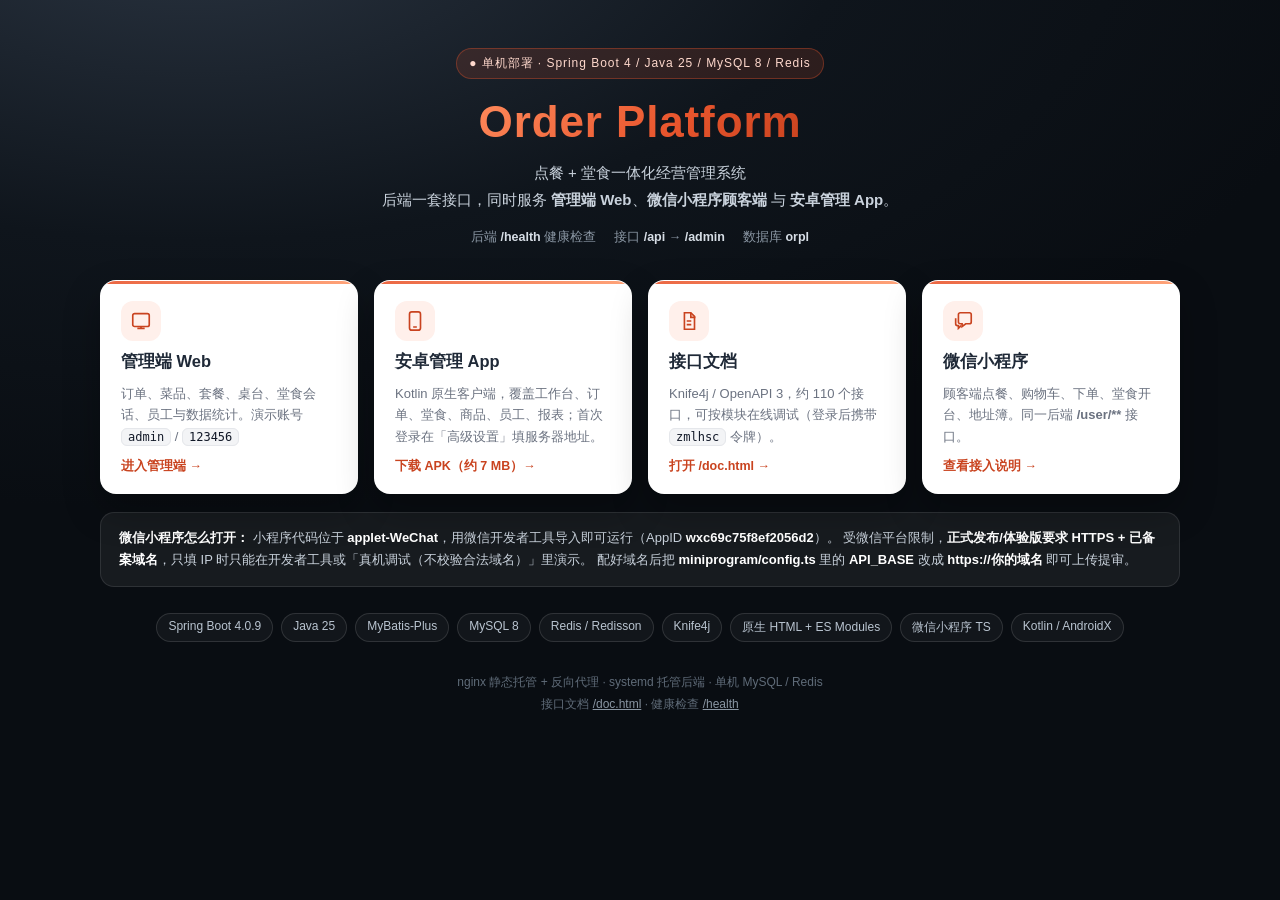
<file: portal/index.html>
<!DOCTYPE html>
<html lang="zh-CN">
<head>
<meta charset="UTF-8">
<meta name="viewport" content="width=device-width, initial-scale=1.0">
<title>Order Platform · 点餐与堂食一体化管理平台</title>
<style>
  :root{
    --brand:#E8552D; --brand-strong:#C9431F; --brand-soft:#FFF0EB;
    --ink:#1F2937; --ink2:#374151; --muted:#6B7280;
    --bg:#0F151C; --card:#FFFFFF; --line:#E5E7EB;
  }
  *{box-sizing:border-box}
  body{
    margin:0; min-height:100vh; font-family:-apple-system,BlinkMacSystemFont,"Segoe UI","PingFang SC","Microsoft YaHei",sans-serif;
    color:var(--ink); background:radial-gradient(1200px 600px at 15% -10%, #2A3441 0%, #0F151C 55%, #090D12 100%);
    display:flex; flex-direction:column; align-items:center; padding:48px 20px 40px;
  }
  .wrap{width:100%; max-width:1080px}
  header{color:#fff; text-align:center; margin-bottom:34px}
  .badge{
    display:inline-flex; align-items:center; gap:8px; font-size:12px; letter-spacing:.08em;
    color:#FFD9CD; background:rgba(232,85,45,.14); border:1px solid rgba(232,85,45,.35);
    padding:6px 12px; border-radius:999px; margin-bottom:18px;
  }
  h1{margin:0 0 12px; font-size:clamp(28px,4.2vw,44px); letter-spacing:.02em; font-weight:800}
  h1 span{background:linear-gradient(135deg,#FF8A5B,#E8552D 60%,#C9431F); -webkit-background-clip:text; background-clip:text; color:transparent}
  .sub{color:#C9D2DC; font-size:15px; line-height:1.8; margin:0 auto; max-width:760px}
  .meta{display:flex; gap:18px; justify-content:center; flex-wrap:wrap; margin-top:16px; color:#8A96A3; font-size:12.5px}
  .meta b{color:#D7DEE6; font-weight:600}
  .grid{display:grid; grid-template-columns:repeat(auto-fit,minmax(232px,1fr)); gap:16px; margin-top:26px}
  a.card{
    text-decoration:none; color:inherit; background:var(--card); border:1px solid rgba(255,255,255,.08);
    border-radius:16px; padding:20px 20px 18px; display:flex; flex-direction:column; gap:10px;
    box-shadow:0 16px 36px rgba(0,0,0,.28); transition:transform .18s ease, box-shadow .18s ease, border-color .18s ease;
    position:relative; overflow:hidden;
  }
  a.card::after{content:""; position:absolute; inset:0 0 auto 0; height:3px; background:linear-gradient(90deg,var(--brand),#FF9A6B); opacity:.9}
  a.card:hover{transform:translateY(-3px); box-shadow:0 22px 44px rgba(0,0,0,.36); border-color:rgba(232,85,45,.45)}
  .ico{width:40px;height:40px;border-radius:12px;display:grid;place-items:center;background:var(--brand-soft);color:var(--brand-strong)}
  .t{font-size:16.5px;font-weight:700}
  .d{font-size:13px;color:var(--muted);line-height:1.65}
  .cta{margin-top:auto;font-size:12.5px;color:var(--brand-strong);font-weight:600;display:flex;align-items:center;gap:6px}
  .note{
    margin-top:18px; background:rgba(255,255,255,.06); border:1px solid rgba(255,255,255,.1);
    color:#C9D2DC; border-radius:14px; padding:14px 18px; font-size:13px; line-height:1.75;
  }
  .note b{color:#fff}
  .stack{display:flex;flex-wrap:wrap;gap:8px;justify-content:center;margin-top:26px}
  .chip{font-size:12px;color:#B9C4D0;border:1px solid rgba(255,255,255,.12);padding:5px 11px;border-radius:999px;background:rgba(255,255,255,.04)}
  footer{color:#5F6B78;font-size:12px;margin-top:30px;text-align:center;line-height:1.8}
  .kbd{font-family:ui-monospace,Menlo,Consolas,monospace;background:#F3F4F6;border:1px solid #E5E7EB;border-radius:6px;padding:1px 6px;color:#111827;font-size:12px}
  @media (max-width:520px){ body{padding:32px 16px 30px} .grid{gap:12px} }
</style>
</head>
<body>
<div class="wrap">

  <header>
    <div class="badge">● 单机部署 · Spring Boot 4 / Java 25 / MySQL 8 / Redis</div>
    <h1><span>Order Platform</span></h1>
    <p class="sub">点餐 + 堂食一体化经营管理系统<br>
      后端一套接口，同时服务 <b>管理端 Web</b>、<b>微信小程序顾客端</b> 与 <b>安卓管理 App</b>。</p>
    <div class="meta">
      <span>后端 <b>/health</b> 健康检查</span>
      <span>接口 <b>/api</b> → <b>/admin</b></span>
      <span>数据库 <b>orpl</b></span>
    </div>
  </header>

  <div class="grid">
    <a class="card" href="/admin/">
      <div class="ico">
        <svg viewBox="0 0 24 24" width="22" height="22" fill="none" stroke="currentColor" stroke-width="1.8">
          <rect x="3" y="4" width="18" height="14" rx="2"/><path d="M8 20h8M12 18v2"/>
        </svg>
      </div>
      <div class="t">管理端 Web</div>
      <div class="d">订单、菜品、套餐、桌台、堂食会话、员工与数据统计。演示账号 <span class="kbd">admin</span> / <span class="kbd">123456</span></div>
      <div class="cta">进入管理端 →</div>
    </a>

    <a class="card" href="/download/orpl-admin.apk">
      <div class="ico">
        <svg viewBox="0 0 24 24" width="22" height="22" fill="none" stroke="currentColor" stroke-width="1.8">
          <rect x="6" y="2" width="12" height="20" rx="2.5"/><path d="M10 18.5h4"/>
        </svg>
      </div>
      <div class="t">安卓管理 App</div>
      <div class="d">Kotlin 原生客户端，覆盖工作台、订单、堂食、商品、员工、报表；首次登录在「高级设置」填服务器地址。</div>
      <div class="cta">下载 APK（约 7 MB）→</div>
    </a>

    <a class="card" href="/doc.html">
      <div class="ico">
        <svg viewBox="0 0 24 24" width="22" height="22" fill="none" stroke="currentColor" stroke-width="1.8">
          <path d="M7 3h7l4 4v14H7z"/><path d="M14 3v5h5M9.5 12h5M9.5 16h5"/>
        </svg>
      </div>
      <div class="t">接口文档</div>
      <div class="d">Knife4j / OpenAPI 3，约 110 个接口，可按模块在线调试（登录后携带 <span class="kbd">zmlhsc</span> 令牌）。</div>
      <div class="cta">打开 /doc.html →</div>
    </a>

    <a class="card" href="#miniprogram">
      <div class="ico">
        <svg viewBox="0 0 24 24" width="22" height="22" fill="none" stroke="currentColor" stroke-width="1.8">
          <path d="M9 3h10a2 2 0 0 1 2 2v8a2 2 0 0 1-2 2h-4l-4 3v-3H9a2 2 0 0 1-2-2V5a2 2 0 0 1 2-2Z"/>
          <path d="M4 9v6a2 2 0 0 0 2 2h1v3l3-3"/>
        </svg>
      </div>
      <div class="t">微信小程序</div>
      <div class="d">顾客端点餐、购物车、下单、堂食开台、地址簿。同一后端 <b>/user/**</b> 接口。</div>
      <div class="cta">查看接入说明 →</div>
    </a>
  </div>

  <div class="note" id="miniprogram">
    <b>微信小程序怎么打开：</b>
    小程序代码位于 <b>applet-WeChat</b>，用微信开发者工具导入即可运行（AppID <b>wxc69c75f8ef2056d2</b>）。
    受微信平台限制，<b>正式发布/体验版要求 HTTPS + 已备案域名</b>，只填 IP 时只能在开发者工具或「真机调试（不校验合法域名）」里演示。
    配好域名后把 <b>miniprogram/config.ts</b> 里的 <b>API_BASE</b> 改成 <b>https://你的域名</b> 即可上传提审。
  </div>

  <div class="stack">
    <span class="chip">Spring Boot 4.0.9</span>
    <span class="chip">Java 25</span>
    <span class="chip">MyBatis-Plus</span>
    <span class="chip">MySQL 8</span>
    <span class="chip">Redis / Redisson</span>
    <span class="chip">Knife4j</span>
    <span class="chip">原生 HTML + ES Modules</span>
    <span class="chip">微信小程序 TS</span>
    <span class="chip">Kotlin / AndroidX</span>
  </div>

  <footer>
    nginx 静态托管 + 反向代理 · systemd 托管后端 · 单机 MySQL / Redis<br>
    接口文档 <a href="/doc.html" style="color:#8A96A3">/doc.html</a> ·
    健康检查 <a href="/health" style="color:#8A96A3">/health</a>
  </footer>

</div>
</body>
</html>
</file>
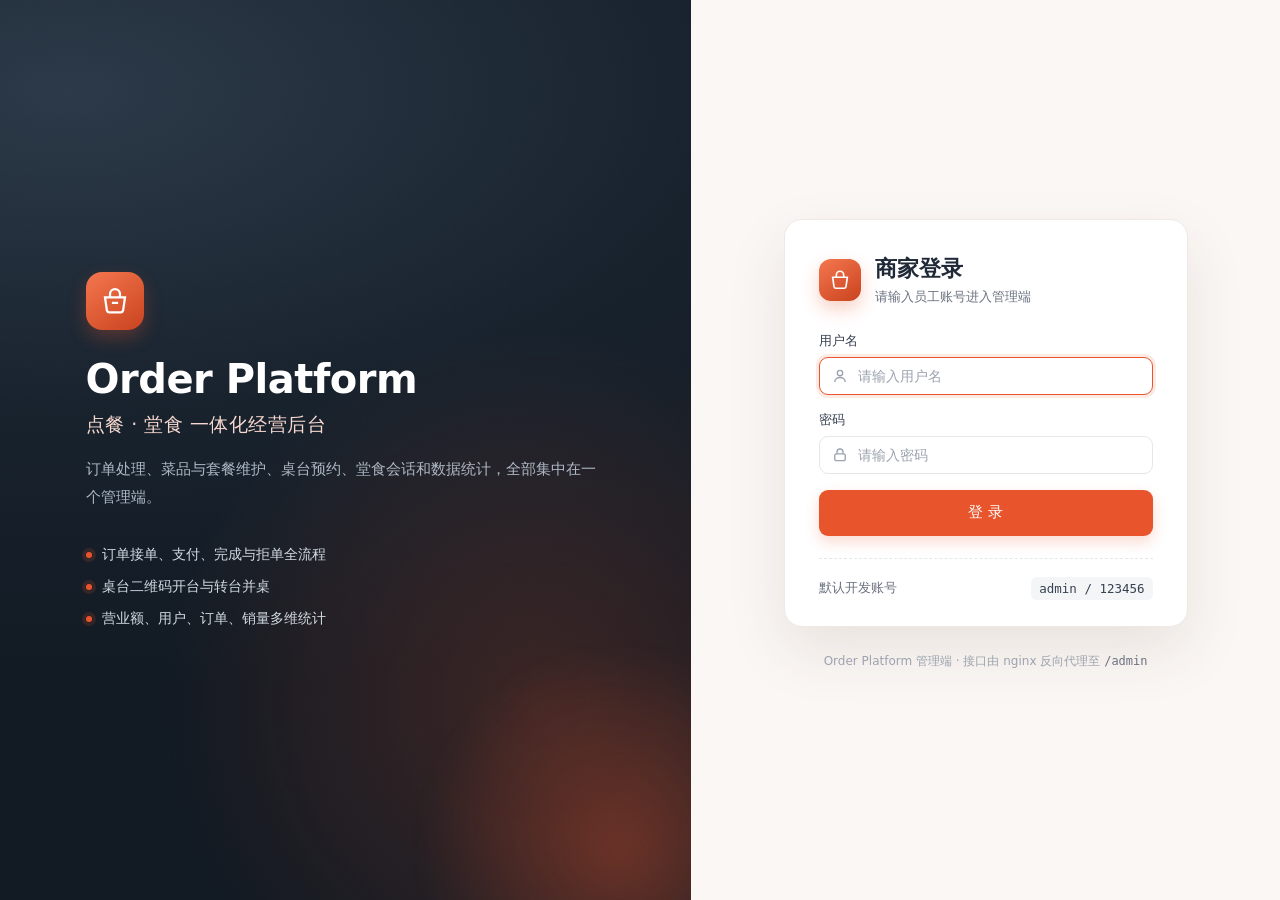
<file: web-admin/index.html>
<!DOCTYPE html>
<html lang="zh-CN">
<head>
  <meta charset="UTF-8">
  <meta name="viewport" content="width=device-width, initial-scale=1.0">
  <meta name="theme-color" content="#1f2937">
  <title>Order Platform · 管理端</title>
  <link rel="icon" href="data:image/svg+xml,%3Csvg xmlns='http://www.w3.org/2000/svg' viewBox='0 0 64 64'%3E%3Crect width='64' height='64' rx='14' fill='%23e8552d'/%3E%3Cpath d='M20 18h24v6H26v6h14v6H26v10h-6V18z' fill='white'/%3E%3C/svg%3E">
  <link rel="stylesheet" href="css/app.css">
  <script src="vendor/qrcode.min.js"></script>
</head>
<body>
  <!-- ==================== 登录页 ==================== -->
  <section id="login-view" class="login-view">
    <div class="login-brand">
      <div class="login-brand-inner">
        <div class="brand-mark brand-mark-lg">
          <svg viewBox="0 0 24 24" width="30" height="30" fill="none" stroke="currentColor" stroke-width="1.8">
            <path d="M4 9h16l-1.5 10.5a2 2 0 0 1-2 1.5h-9a2 2 0 0 1-2-1.5L4 9Z"/>
            <path d="M8 9V6.5a4 4 0 0 1 8 0V9"/>
            <path d="M9.5 13.5h5"/>
          </svg>
        </div>
        <h1>Order Platform</h1>
        <p class="login-brand-title">点餐 · 堂食 一体化经营后台</p>
        <p class="login-brand-desc">订单处理、菜品与套餐维护、桌台预约、堂食会话和数据统计，全部集中在一个管理端。</p>
        <ul class="login-brand-points">
          <li><span class="dot"></span>订单接单、支付、完成与拒单全流程</li>
          <li><span class="dot"></span>桌台二维码开台与转台并桌</li>
          <li><span class="dot"></span>营业额、用户、订单、销量多维统计</li>
        </ul>
      </div>
      <div class="login-brand-glow"></div>
    </div>
    <div class="login-panel">
      <div class="login-card">
        <div class="login-card-head">
          <div class="brand-mark">
            <svg viewBox="0 0 24 24" width="22" height="22" fill="none" stroke="currentColor" stroke-width="1.8">
              <path d="M4 9h16l-1.5 10.5a2 2 0 0 1-2 1.5h-9a2 2 0 0 1-2-1.5L4 9Z"/>
              <path d="M8 9V6.5a4 4 0 0 1 8 0V9"/>
            </svg>
          </div>
          <div>
            <h2>商家登录</h2>
            <p>请输入员工账号进入管理端</p>
          </div>
        </div>
        <form id="login-form" class="login-form" autocomplete="off">
          <label class="field">
            <span class="field-label">用户名</span>
            <span class="input-wrap">
              <svg class="input-icon" viewBox="0 0 24 24" fill="none" stroke="currentColor" stroke-width="1.8">
                <circle cx="12" cy="8" r="3.6"/><path d="M5 20c0-3.6 3.1-6 7-6s7 2.4 7 6"/>
              </svg>
              <input id="login-username" name="username" type="text" placeholder="请输入用户名" autocomplete="username" required>
            </span>
          </label>
          <label class="field">
            <span class="field-label">密码</span>
            <span class="input-wrap">
              <svg class="input-icon" viewBox="0 0 24 24" fill="none" stroke="currentColor" stroke-width="1.8">
                <rect x="5" y="10.5" width="14" height="9" rx="2"/><path d="M8 10.5V8a4 4 0 0 1 8 0v2.5"/>
              </svg>
              <input id="login-password" name="password" type="password" placeholder="请输入密码" autocomplete="current-password" required>
            </span>
          </label>
          <p id="login-error" class="login-error" hidden></p>
          <button id="login-btn" class="btn btn-primary btn-block" type="submit">
            <span class="btn-label">登 录</span>
            <span class="btn-spinner" hidden></span>
          </button>
        </form>
        <div class="login-hint">
          <span>默认开发账号</span>
          <code>admin / 123456</code>
        </div>
      </div>
      <p class="login-foot">Order Platform 管理端 · 接口由 nginx 反向代理至 <code>/admin</code></p>
    </div>
  </section>

  <!-- ==================== 应用主体 ==================== -->
  <div id="app-view" class="app-view" hidden>
    <aside id="sidebar" class="sidebar">
      <div class="sidebar-head">
        <div class="brand-mark brand-mark-sm">
          <svg viewBox="0 0 24 24" width="18" height="18" fill="none" stroke="currentColor" stroke-width="1.8">
            <path d="M4 9h16l-1.5 10.5a2 2 0 0 1-2 1.5h-9a2 2 0 0 1-2-1.5L4 9Z"/>
            <path d="M8 9V6.5a4 4 0 0 1 8 0V9"/>
          </svg>
        </div>
        <div class="sidebar-brand">
          <strong>Order Platform</strong>
          <span>经营管理后台</span>
        </div>
        <button id="sidebar-close" class="icon-btn sidebar-close" type="button" aria-label="收起菜单">
          <svg viewBox="0 0 24 24" width="18" height="18" fill="none" stroke="currentColor" stroke-width="2"><path d="M6 6l12 12M18 6L6 18"/></svg>
        </button>
      </div>
      <nav id="sidebar-nav" class="sidebar-nav"></nav>
      <div class="sidebar-foot">
        <div class="shop-status-line">
          <span class="status-dot" id="side-shop-dot"></span>
          <span id="side-shop-text">店铺状态读取中</span>
        </div>
        <span class="sidebar-version">v1.0 · nginx 部署版</span>
      </div>
    </aside>
    <div id="sidebar-mask" class="sidebar-mask" hidden></div>

    <div class="app-main">
      <header class="topbar">
        <div class="topbar-left">
          <button id="sidebar-open" class="icon-btn menu-btn" type="button" aria-label="展开菜单">
            <svg viewBox="0 0 24 24" width="20" height="20" fill="none" stroke="currentColor" stroke-width="2"><path d="M4 7h16M4 12h16M4 17h16"/></svg>
          </button>
          <div class="page-heading">
            <h1 id="page-title">工作台</h1>
            <p id="page-subtitle">今日经营概览</p>
          </div>
        </div>
        <div class="topbar-right">
          <button id="shop-toggle" class="shop-pill" type="button" title="切换营业状态">
            <span class="status-dot"></span>
            <span class="shop-pill-text">营业中</span>
          </button>
          <div class="user-chip" id="user-chip">
            <span class="avatar" id="user-avatar">管</span>
            <span class="user-meta">
              <strong id="user-name">管理员</strong>
              <small id="user-account">admin</small>
            </span>
          </div>
          <button id="logout-btn" class="btn btn-ghost btn-sm" type="button">退出</button>
        </div>
      </header>
      <main id="page" class="page"></main>
    </div>
  </div>

  <div id="toast-root" class="toast-root"></div>
  <div id="modal-root" class="modal-root"></div>
  <div id="loading" class="global-loading" hidden>
    <div class="loading-ring"></div>
    <span id="loading-text">加载中…</span>
  </div>

  <script type="module" src="js/app.js"></script>
</body>
</html>
</file>
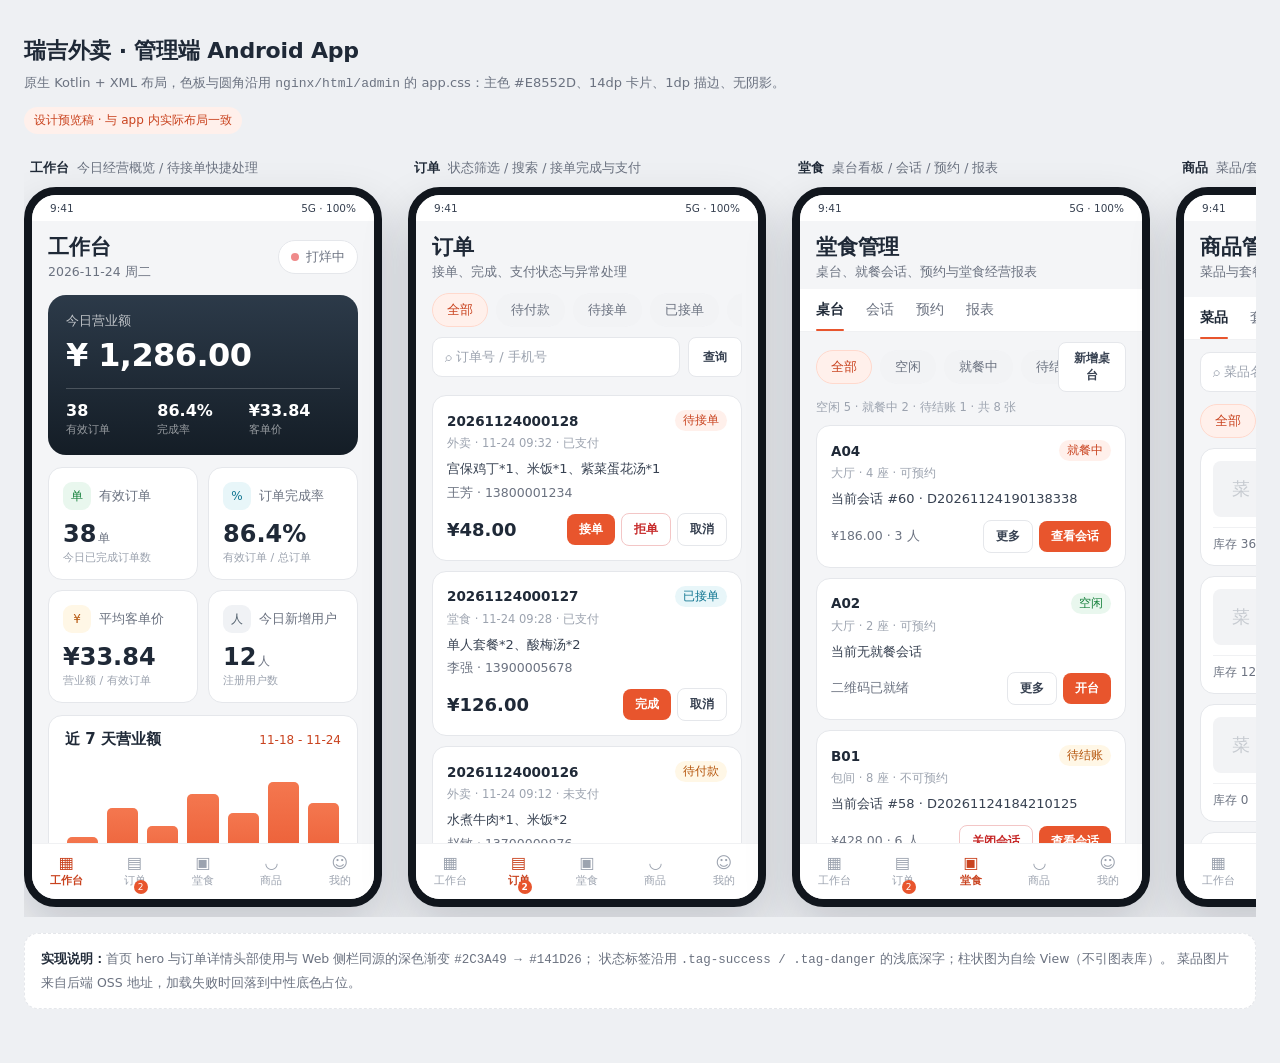
<file: android-app/preview/design-preview.html>
<!DOCTYPE html>
<html lang="zh-CN">
<head>
<meta charset="UTF-8">
<meta name="viewport" content="width=device-width, initial-scale=1">
<title>瑞吉外卖管理端 · Android 设计预览</title>
<style>
  :root{
    --brand:#E8552D; --brand-strong:#C9431F; --brand-soft:#FFF0EB; --brand-line:#FFD9CD;
    --ink:#1F2937; --ink-2:#374151; --muted:#6B7280; --muted-2:#9CA3AF;
    --bg:#F4F5F7; --card:#fff; --line:#E5E7EB; --line-soft:#F0F1F3;
    --sidebar:#18222D; --sidebar-2:#2C3A49; --sidebar-3:#141D26;
    --success:#16803C; --success-soft:#E9F7EE; --warn:#B45309; --warn-soft:#FFF7E6;
    --danger:#C62828; --danger-soft:#FDECEC; --info:#0E7490; --info-soft:#E8F6F9;
    --font:"PingFang SC","Microsoft YaHei","Hiragino Sans GB",system-ui,-apple-system,"Segoe UI",sans-serif;
  }
  *{box-sizing:border-box}
  body{
    margin:0;padding:36px 24px 56px;background:#eef0f3;color:var(--ink);font-family:var(--font);
    -webkit-font-smoothing:antialiased;
  }
  .head{max-width:1520px;margin:0 auto 26px}
  .head h1{margin:0 0 6px;font-size:22px;letter-spacing:-.2px}
  .head p{margin:0;color:var(--muted);font-size:13px;line-height:1.7}
  .head .tagline{display:inline-flex;align-items:center;gap:6px;margin-top:12px;padding:5px 10px;border-radius:999px;background:var(--brand-soft);color:var(--brand-strong);font-size:12px}
  .frames{max-width:1520px;margin:0 auto;display:flex;gap:26px;overflow-x:auto;padding-bottom:10px;align-items:flex-start}
  .frame{flex:0 0 auto;width:358px}
  .frame-label{font-size:12.5px;color:var(--muted);margin:0 0 10px 6px;display:flex;align-items:center;gap:8px}
  .frame-label b{color:var(--ink);font-weight:600}
  .phone{
    width:358px;height:720px;border-radius:32px;background:var(--bg);border:8px solid #11161d;
    box-shadow:0 22px 48px rgba(16,24,40,.18);overflow:hidden;position:relative;display:flex;flex-direction:column;
  }
  .statusbar{height:26px;display:flex;align-items:center;justify-content:space-between;padding:0 18px;
    font-size:10.5px;color:var(--ink-2);background:#fff;flex:0 0 auto}
  .statusbar.dark{background:transparent;color:#fff}
  .screen{flex:1;overflow-y:auto;overflow-x:hidden}
  .screen::-webkit-scrollbar{width:0}

  .pad{padding:12px 16px 18px}
  .title{font-size:21px;font-weight:700;letter-spacing:-.2px;margin:0}
  .subtitle{font-size:12.5px;color:var(--muted);margin:3px 0 0}
  .row{display:flex;align-items:center}
  .between{justify-content:space-between}
  .gap8{gap:8px}.gap6{gap:6px}

  .pill{display:inline-flex;align-items:center;gap:7px;height:34px;padding:0 12px;border-radius:999px;
    background:#fff;border:1px solid var(--line);font-size:12.5px;color:var(--muted)}
  .dot{width:8px;height:8px;border-radius:50%}
  .dot.off{background:#EF8A8A}
  .dot.on{background:#35C46A}

  .hero{margin-top:14px;border-radius:18px;padding:18px;color:#fff;
    background:linear-gradient(180deg,#2C3A49,#141D26)}
  .hero .lbl{font-size:12.5px;color:rgba(255,255,255,.7)}
  .hero .amount{font-size:32px;font-weight:600;letter-spacing:-.6px;margin-top:6px}
  .hero .split{height:1px;background:rgba(255,255,255,.2);margin:14px 0 12px}
  .hero .cols{display:flex}
  .hero .cols div{flex:1}
  .hero .cols b{font-size:16px;font-weight:600}
  .hero .cols span{display:block;font-size:11px;color:rgba(255,255,255,.55);margin-top:2px}

  .grid2{display:grid;grid-template-columns:1fr 1fr;gap:10px;margin-top:12px}
  .stat{background:#fff;border:1px solid var(--line);border-radius:14px;padding:14px}
  .stat .top{display:flex;align-items:center;gap:8px;font-size:12.5px;color:var(--muted)}
  .ic{width:28px;height:28px;border-radius:9px;display:grid;place-items:center;font-size:12px}
  .ic.brand{background:var(--brand-soft);color:var(--brand-strong)}
  .ic.green{background:var(--success-soft);color:var(--success)}
  .ic.blue{background:var(--info-soft);color:var(--info)}
  .ic.amber{background:var(--warn-soft);color:var(--warn)}
  .ic.slate{background:#F0F2F5;color:#52606D}
  .stat .val{font-size:24px;font-weight:700;margin-top:10px;font-variant-numeric:tabular-nums}
  .stat .val small{font-size:12px;color:var(--muted);font-weight:500;margin-left:2px}
  .stat .sub{font-size:11px;color:var(--muted-2);margin-top:2px}

  .card{background:#fff;border:1px solid var(--line);border-radius:14px;margin-top:12px;overflow:hidden}
  .card-h{display:flex;align-items:center;justify-content:space-between;padding:14px 16px 8px}
  .card-h h3{margin:0;font-size:15px;font-weight:600}
  .card-h .more{font-size:12px;color:var(--brand-strong)}
  .card-b{padding:0 16px 14px}

  .chart{display:flex;align-items:flex-end;gap:9px;height:132px;padding:10px 2px 0;border-bottom:1px solid var(--line-soft);position:relative}
  .chart .bar{flex:1;border-radius:5px 5px 0 0;background:linear-gradient(180deg,#F4774F,#E8552D)}
  .chart-x{display:flex;gap:9px;margin-top:6px}
  .chart-x span{flex:1;text-align:center;font-size:10px;color:var(--muted-2)}

  .pending{display:flex;align-items:center;justify-content:space-between;padding:9px 0;border-bottom:1px dashed var(--line-soft)}
  .pending:last-child{border-bottom:0}
  .pending .no{font-size:13px;font-weight:600}
  .pending .meta{font-size:11.5px;color:var(--muted);margin-top:3px}
  .pending .amt{font-size:15px;font-weight:700;margin-right:8px}

  .btn{border:0;border-radius:8px;font-size:12px;font-weight:600;padding:7px 12px;font-family:var(--font)}
  .btn.primary{background:var(--brand);color:#fff}
  .btn.ghost{background:#fff;border:1px solid var(--line);color:var(--ink-2)}
  .btn.danger{background:#fff;border:1px solid #F3C6C6;color:var(--danger)}
  .btn.block{width:100%;height:44px;font-size:14px;border-radius:10px}

  /* 订单 */
  .chips{display:flex;gap:8px;margin-top:12px;overflow:hidden}
  .chip{flex:0 0 auto;height:34px;padding:0 14px;border-radius:999px;display:inline-flex;align-items:center;
    background:#F2F3F5;color:var(--muted);font-size:12.5px;border:1px solid #F2F3F5}
  .chip.on{background:var(--brand-soft);border-color:var(--brand-line);color:var(--brand-strong);font-weight:500}
  .search{display:flex;gap:8px;margin-top:10px}
  .input{flex:1;height:40px;border:1px solid var(--line);border-radius:10px;background:#fff;display:flex;
    align-items:center;gap:6px;padding:0 12px;font-size:13px;color:var(--muted-2)}

  .order{background:#fff;border:1px solid var(--line);border-radius:14px;padding:14px;margin-top:10px}
  .order .o-h{display:flex;align-items:center;justify-content:space-between;gap:8px}
  .order .no{font-size:13.5px;font-weight:600}
  .tag{font-size:11.5px;padding:3px 8px;border-radius:12px;font-weight:500;white-space:nowrap}
  .tag.brand{background:var(--brand-soft);color:var(--brand-strong)}
  .tag.info{background:var(--info-soft);color:var(--info)}
  .tag.warn{background:var(--warn-soft);color:var(--warn)}
  .tag.success{background:var(--success-soft);color:var(--success)}
  .tag.neutral{background:#F2F3F5;color:var(--muted)}
  .order .meta{font-size:11.5px;color:var(--muted-2);margin-top:5px}
  .order .dishes{font-size:13px;color:var(--ink-2);margin-top:8px;line-height:1.5}
  .order .who{font-size:12.5px;color:var(--muted);margin-top:6px}
  .order .o-f{display:flex;align-items:center;justify-content:space-between;margin-top:11px}
  .order .money{font-size:18px;font-weight:700;font-variant-numeric:tabular-nums}

  /* 商品 */
  .tabs{display:flex;gap:22px;background:#fff;padding:0 16px;margin-top:8px;border-bottom:1px solid var(--line-soft)}
  .tab{padding:12px 0;font-size:14px;color:var(--muted);position:relative}
  .tab.on{color:var(--ink);font-weight:600}
  .tab.on:after{content:"";position:absolute;left:0;right:0;bottom:0;height:2px;background:var(--brand);border-radius:2px}
  .dish{background:#fff;border:1px solid var(--line);border-radius:14px;padding:12px;margin-top:10px}
  .dish .d-h{display:flex;align-items:center;gap:12px}
  .thumb{width:56px;height:56px;border-radius:8px;background:#F2F3F5;display:grid;place-items:center;color:#C7CBD1;font-size:18px;flex:0 0 auto}
  .dish .name{font-size:14.5px;font-weight:600}
  .dish .meta{font-size:12px;color:var(--muted);margin-top:4px}
  .switch{width:42px;height:24px;border-radius:999px;background:#D7DBE2;position:relative;flex:0 0 auto;margin-left:auto}
  .switch:after{content:"";position:absolute;top:3px;left:3px;width:18px;height:18px;border-radius:50%;background:#fff;
    box-shadow:0 1px 3px rgba(0,0,0,.2)}
  .switch.on{background:var(--brand)}
  .switch.on:after{transform:translateX(18px)}
  .dish .d-f{display:flex;align-items:center;justify-content:space-between;border-top:1px solid var(--line-soft);
    margin-top:10px;padding-top:8px;font-size:12px;color:var(--muted)}
  .dish .d-f b{color:var(--brand-strong);font-weight:500}

  /* 我的 */
  .profile{display:flex;align-items:center;gap:12px;background:#fff;border:1px solid var(--line);border-radius:14px;padding:16px;margin-top:14px}
  .avatar{width:46px;height:46px;border-radius:50%;display:grid;place-items:center;color:#fff;font-size:18px;
    background:linear-gradient(135deg,#F4774F,#E8552D)}
  .profile .n{font-size:16px;font-weight:600}
  .profile .u{font-size:12.5px;color:var(--muted);margin-top:3px}
  .action{display:flex;align-items:center;gap:10px;padding:12px 14px;border-bottom:1px solid var(--line-soft);min-height:54px}
  .action:last-child{border-bottom:0}
  .action .t{font-size:14px;color:var(--ink)}
  .action .s{font-size:11.5px;color:var(--muted-2);margin-top:2px}
  .action .v{margin-left:auto;font-size:12.5px;color:var(--muted);max-width:140px;overflow:hidden;text-overflow:ellipsis;white-space:nowrap}
  .chev{color:#C7CBD1;font-size:14px;margin-left:2px}

  .navbar{flex:0 0 auto;height:56px;background:#fff;border-top:1px solid var(--line-soft);display:flex}
  .navbar div{flex:1;display:flex;flex-direction:column;align-items:center;justify-content:center;gap:3px;
    font-size:10.5px;color:var(--muted-2)}
  .navbar div.on{color:var(--brand-strong);font-weight:600}
  .navbar .glyph{font-size:16px;line-height:1}
  .badge{position:absolute;transform:translate(10px,-8px);background:var(--brand);color:#fff;font-size:9px;
    min-width:14px;height:14px;border-radius:7px;display:grid;place-items:center;padding:0 3px}
  .note{border:1px dashed var(--line);border-radius:14px;padding:14px 16px;background:#fff;margin-top:16px;font-size:12.5px;color:var(--muted);line-height:1.8;max-width:1520px;margin-left:auto;margin-right:auto}
  .note b{color:var(--ink)}
</style>
</head>
<body>
<div class="head">
  <h1>瑞吉外卖 · 管理端 Android App</h1>
  <p>原生 Kotlin + XML 布局，色板与圆角沿用 <code>nginx/html/admin</code> 的 app.css：主色 #E8552D、14dp 卡片、1dp 描边、无阴影。</p>
  <span class="tagline">设计预览稿 · 与 app 内实际布局一致</span>
</div>

<div class="frames">

  <!-- 工作台 -->
  <div class="frame">
    <div class="frame-label"><b>工作台</b> 今日经营概览 / 待接单快捷处理</div>
    <div class="phone">
      <div class="statusbar"><span>9:41</span><span>5G · 100%</span></div>
      <div class="screen">
        <div class="pad">
          <div class="row between">
            <div>
              <p class="title">工作台</p>
              <p class="subtitle">2026-11-24 周二</p>
            </div>
            <span class="pill"><span class="dot off"></span>打烊中</span>
          </div>

          <div class="hero">
            <div class="lbl">今日营业额</div>
            <div class="amount">¥ 1,286.00</div>
            <div class="split"></div>
            <div class="cols">
              <div><b>38</b><span>有效订单</span></div>
              <div><b>86.4%</b><span>完成率</span></div>
              <div><b>¥33.84</b><span>客单价</span></div>
            </div>
          </div>

          <div class="grid2">
            <div class="stat">
              <div class="top"><span class="ic green">单</span>有效订单</div>
              <div class="val">38<small>单</small></div>
              <div class="sub">今日已完成订单数</div>
            </div>
            <div class="stat">
              <div class="top"><span class="ic blue">%</span>订单完成率</div>
              <div class="val">86.4%</div>
              <div class="sub">有效订单 / 总订单</div>
            </div>
            <div class="stat">
              <div class="top"><span class="ic amber">¥</span>平均客单价</div>
              <div class="val">¥33.84</div>
              <div class="sub">营业额 / 有效订单</div>
            </div>
            <div class="stat">
              <div class="top"><span class="ic slate">人</span>今日新增用户</div>
              <div class="val">12<small>人</small></div>
              <div class="sub">注册用户数</div>
            </div>
          </div>

          <div class="card">
            <div class="card-h"><h3>近 7 天营业额</h3><span class="more">11-18 - 11-24</span></div>
            <div class="card-b">
              <div class="chart">
                <div class="bar" style="height:42%"></div>
                <div class="bar" style="height:66%"></div>
                <div class="bar" style="height:51%"></div>
                <div class="bar" style="height:78%"></div>
                <div class="bar" style="height:62%"></div>
                <div class="bar" style="height:88%"></div>
                <div class="bar" style="height:70%"></div>
              </div>
              <div class="chart-x">
                <span>11-18</span><span>11-19</span><span>11-20</span><span>11-21</span>
                <span>11-22</span><span>11-23</span><span>11-24</span>
              </div>
            </div>
          </div>

          <div class="card">
            <div class="card-h"><h3>待接单订单</h3><span class="more">全部订单 ›</span></div>
            <div class="card-b">
              <div class="pending">
                <div>
                  <div class="no">20261124000128</div>
                  <div class="meta">外卖 · 王芳 · 11-24 09:32</div>
                </div>
                <div class="row">
                  <span class="amt">¥48.00</span>
                  <button class="btn primary">接单</button>
                </div>
              </div>
              <div class="pending">
                <div>
                  <div class="no">20261124000127</div>
                  <div class="meta">堂食 · 3 号桌 · 11-24 09:28</div>
                </div>
                <div class="row">
                  <span class="amt">¥126.00</span>
                  <button class="btn primary">接单</button>
                </div>
              </div>
            </div>
          </div>
        </div>
      </div>
      <div class="navbar">
        <div class="on"><span class="glyph">▦</span>工作台</div>
        <div><span class="glyph">▤</span><span style="position:relative">订单<span class="badge">2</span></span></div>
        <div><span class="glyph">▣</span>堂食</div>
        <div><span class="glyph">◡</span>商品</div>
        <div><span class="glyph">☺</span>我的</div>
      </div>
    </div>
  </div>

  <!-- 订单 -->
  <div class="frame">
    <div class="frame-label"><b>订单</b> 状态筛选 / 搜索 / 接单完成与支付</div>
    <div class="phone">
      <div class="statusbar"><span>9:41</span><span>5G · 100%</span></div>
      <div class="screen">
        <div class="pad" style="padding-bottom:6px">
          <p class="title">订单</p>
          <p class="subtitle">接单、完成、支付状态与异常处理</p>
          <div class="chips">
            <span class="chip on">全部</span>
            <span class="chip">待付款</span>
            <span class="chip">待接单</span>
            <span class="chip">已接单</span>
            <span class="chip">已完成</span>
          </div>
          <div class="search">
            <div class="input">⌕ 订单号 / 手机号</div>
            <button class="btn ghost" style="height:40px;padding:0 14px">查询</button>
          </div>
        </div>
        <div class="pad" style="padding-top:2px">
          <div class="order">
            <div class="o-h"><span class="no">20261124000128</span><span class="tag brand">待接单</span></div>
            <div class="meta">外卖 · 11-24 09:32 · 已支付</div>
            <div class="dishes">宫保鸡丁*1、米饭*1、紫菜蛋花汤*1</div>
            <div class="who">王芳 · 13800001234</div>
            <div class="o-f">
              <span class="money">¥48.00</span>
              <div class="row gap6">
                <button class="btn primary">接单</button>
                <button class="btn danger">拒单</button>
                <button class="btn ghost">取消</button>
              </div>
            </div>
          </div>

          <div class="order">
            <div class="o-h"><span class="no">20261124000127</span><span class="tag info">已接单</span></div>
            <div class="meta">堂食 · 11-24 09:28 · 已支付</div>
            <div class="dishes">单人套餐*2、酸梅汤*2</div>
            <div class="who">李强 · 13900005678</div>
            <div class="o-f">
              <span class="money">¥126.00</span>
              <div class="row gap6">
                <button class="btn primary">完成</button>
                <button class="btn ghost">取消</button>
              </div>
            </div>
          </div>

          <div class="order">
            <div class="o-h"><span class="no">20261124000126</span><span class="tag warn">待付款</span></div>
            <div class="meta">外卖 · 11-24 09:12 · 未支付</div>
            <div class="dishes">水煮牛肉*1、米饭*2</div>
            <div class="who">赵敏 · 13700009876</div>
            <div class="o-f">
              <span class="money">¥63.00</span>
              <div class="row gap6">
                <button class="btn primary">接单</button>
                <button class="btn ghost">取消</button>
              </div>
            </div>
          </div>

          <div class="order">
            <div class="o-h"><span class="no">20261124000125</span><span class="tag success">已完成</span></div>
            <div class="meta">外卖 · 11-24 08:56 · 已支付</div>
            <div class="dishes">麻辣香锅*1、可乐*2</div>
            <div class="who">周杰 · 13600001234</div>
            <div class="o-f"><span class="money">¥88.00</span></div>
          </div>
        </div>
      </div>
      <div class="navbar">
        <div><span class="glyph">▦</span>工作台</div>
        <div class="on"><span class="glyph">▤</span><span style="position:relative">订单<span class="badge">2</span></span></div>
        <div><span class="glyph">▣</span>堂食</div>
        <div><span class="glyph">◡</span>商品</div>
        <div><span class="glyph">☺</span>我的</div>
      </div>
    </div>
  </div>

  <!-- 堂食 -->
  <div class="frame">
    <div class="frame-label"><b>堂食</b> 桌台看板 / 会话 / 预约 / 报表</div>
    <div class="phone">
      <div class="statusbar"><span>9:41</span><span>5G · 100%</span></div>
      <div class="screen">
        <div class="pad" style="padding-bottom:0">
          <p class="title">堂食管理</p>
          <p class="subtitle">桌台、就餐会话、预约与堂食经营报表</p>
        </div>
        <div class="tabs"><span class="tab on">桌台</span><span class="tab">会话</span><span class="tab">预约</span><span class="tab">报表</span></div>
        <div class="pad" style="padding-top:10px">
          <div class="row between">
            <div class="chips" style="margin-top:0">
              <span class="chip on">全部</span>
              <span class="chip">空闲</span>
              <span class="chip">就餐中</span>
              <span class="chip">待结账</span>
            </div>
            <button class="btn ghost">新增桌台</button>
          </div>
          <div class="meta" style="font-size:11.5px;color:var(--muted-2);margin-top:8px">空闲 5 · 就餐中 2 · 待结账 1 · 共 8 张</div>

          <div class="order">
            <div class="o-h"><span class="no">A04</span><span class="tag brand">就餐中</span></div>
            <div class="meta">大厅 · 4 座 · 可预约</div>
            <div class="dishes">当前会话 #60 · D20261124190138338</div>
            <div class="o-f">
              <span class="who" style="margin-top:0">¥186.00 · 3 人</span>
              <div class="row gap6">
                <button class="btn ghost">更多</button>
                <button class="btn primary">查看会话</button>
              </div>
            </div>
          </div>

          <div class="order">
            <div class="o-h"><span class="no">A02</span><span class="tag success">空闲</span></div>
            <div class="meta">大厅 · 2 座 · 可预约</div>
            <div class="dishes">当前无就餐会话</div>
            <div class="o-f">
              <span class="who" style="margin-top:0">二维码已就绪</span>
              <div class="row gap6">
                <button class="btn ghost">更多</button>
                <button class="btn primary">开台</button>
              </div>
            </div>
          </div>

          <div class="order">
            <div class="o-h"><span class="no">B01</span><span class="tag warn">待结账</span></div>
            <div class="meta">包间 · 8 座 · 不可预约</div>
            <div class="dishes">当前会话 #58 · D20261124184210125</div>
            <div class="o-f">
              <span class="who" style="margin-top:0">¥428.00 · 6 人</span>
              <div class="row gap6">
                <button class="btn danger">关闭会话</button>
                <button class="btn primary">查看会话</button>
              </div>
            </div>
          </div>
        </div>
      </div>
      <div class="navbar">
        <div><span class="glyph">▦</span>工作台</div>
        <div><span class="glyph">▤</span><span style="position:relative">订单<span class="badge">2</span></span></div>
        <div class="on"><span class="glyph">▣</span>堂食</div>
        <div><span class="glyph">◡</span>商品</div>
        <div><span class="glyph">☺</span>我的</div>
      </div>
    </div>
  </div>

  <!-- 商品 -->
  <div class="frame">
    <div class="frame-label"><b>商品</b> 菜品/套餐、起售停售、库存</div>
    <div class="phone">
      <div class="statusbar"><span>9:41</span><span>5G · 100%</span></div>
      <div class="screen">
        <div class="pad" style="padding-bottom:8px">
          <p class="title">商品管理</p>
          <p class="subtitle">菜品与套餐的起售、停售和库存</p>
        </div>
        <div class="tabs"><span class="tab on">菜品</span><span class="tab">套餐</span></div>
        <div class="pad" style="padding-top:12px">
          <div class="search" style="margin-top:0">
            <div class="input">⌕ 菜品名称</div>
            <button class="btn ghost" style="height:40px;padding:0 14px">查询</button>
          </div>
          <div class="chips">
            <span class="chip on">全部</span>
            <span class="chip">热菜</span>
            <span class="chip">凉菜</span>
            <span class="chip">主食</span>
          </div>

          <div class="dish">
            <div class="d-h">
              <div class="thumb">菜</div>
              <div>
                <div class="name">宫保鸡丁</div>
                <div class="meta">热菜 · ¥28.00</div>
              </div>
              <div class="switch on"></div>
            </div>
            <div class="d-f"><span>库存 36</span><b>设置库存</b></div>
          </div>

          <div class="dish">
            <div class="d-h">
              <div class="thumb">菜</div>
              <div>
                <div class="name">水煮牛肉</div>
                <div class="meta">热菜 · ¥58.00</div>
              </div>
              <div class="switch on"></div>
            </div>
            <div class="d-f"><span>库存 12</span><b>设置库存</b></div>
          </div>

          <div class="dish">
            <div class="d-h">
              <div class="thumb">菜</div>
              <div>
                <div class="name">酸辣土豆丝</div>
                <div class="meta">凉菜 · ¥16.00</div>
              </div>
              <div class="switch"></div>
            </div>
            <div class="d-f"><span>库存 0</span><b>设置库存</b></div>
          </div>

          <div class="dish">
            <div class="d-h">
              <div class="thumb">菜</div>
              <div>
                <div class="name">米饭</div>
                <div class="meta">主食 · ¥3.00</div>
              </div>
              <div class="switch on"></div>
            </div>
            <div class="d-f"><span>库存 200</span><b>设置库存</b></div>
          </div>
        </div>
      </div>
      <div class="navbar">
        <div><span class="glyph">▦</span>工作台</div>
        <div><span class="glyph">▤</span><span style="position:relative">订单<span class="badge">2</span></span></div>
        <div><span class="glyph">▣</span>堂食</div>
        <div class="on"><span class="glyph">◡</span>商品</div>
        <div><span class="glyph">☺</span>我的</div>
      </div>
    </div>
  </div>

  <!-- 我的 -->
  <div class="frame">
    <div class="frame-label"><b>我的</b> 账号、门店与自动接单设置</div>
    <div class="phone">
      <div class="statusbar"><span>9:41</span><span>5G · 100%</span></div>
      <div class="screen">
        <div class="pad">
          <p class="title">我的</p>
          <p class="subtitle">账号、门店状态与常用管理入口</p>

          <div class="profile">
            <div class="avatar">张</div>
            <div>
              <div class="n">张店长</div>
              <div class="u">zhangsan</div>
            </div>
            <span class="tag brand" style="margin-left:auto">管理员</span>
          </div>

          <div class="card">
            <div class="action" style="min-height:66px">
              <div style="flex:1">
                <div class="t">门店营业状态</div>
                <div class="s">打烊中，用户端提示门店休息</div>
              </div>
              <div class="switch"></div>
            </div>
            <div class="action" style="min-height:66px;border-top:1px solid var(--line-soft)">
              <div style="flex:1">
                <div class="t">外卖自动接单</div>
                <div class="s">新外卖订单直接进入已接单</div>
              </div>
              <div class="switch on"></div>
            </div>
            <div class="action" style="min-height:66px;border-top:1px solid var(--line-soft)">
              <div style="flex:1">
                <div class="t">堂食自动接单</div>
                <div class="s">同桌加菜提交后自动接单</div>
              </div>
              <div class="switch"></div>
            </div>
          </div>

          <div class="card">
            <div class="action">
              <span class="ic brand">▤</span>
              <div style="flex:1">
                <div class="t">分类管理</div>
                <div class="s">菜品分类与套餐分类</div>
              </div>
              <span class="chev">›</span>
            </div>
            <div class="action">
              <span class="ic blue">☺</span>
              <div style="flex:1">
                <div class="t">员工管理</div>
                <div class="s">账号状态与权限</div>
              </div>
              <span class="chev">›</span>
            </div>
            <div class="action">
              <span class="ic green">▥</span>
              <div style="flex:1">
                <div class="t">数据统计</div>
                <div class="s">营业额、订单与销量排行</div>
              </div>
              <span class="chev">›</span>
            </div>
            <div class="action">
              <span class="ic amber">▤</span>
              <div style="flex:1">
                <div class="t">服务器地址</div>
                <div class="s">接口地址，可随时切换</div>
              </div>
              <span class="v">10.0.2.2:8080/admin/</span>
              <span class="chev">›</span>
            </div>
            <div class="action">
              <span class="ic slate">⚿</span>
              <div style="flex:1">
                <div class="t">修改密码</div>
                <div class="s">修改后下次登录生效</div>
              </div>
              <span class="chev">›</span>
            </div>
          </div>

          <button class="btn ghost block" style="margin-top:16px;color:var(--danger);border-color:#F3C6C6;background:#fff">退出登录</button>
          <p style="text-align:center;font-size:11.5px;color:var(--muted-2);margin-top:16px">order-platform · 管理端 v1.0.0</p>
        </div>
      </div>
      <div class="navbar">
        <div><span class="glyph">▦</span>工作台</div>
        <div><span class="glyph">▤</span><span style="position:relative">订单<span class="badge">2</span></span></div>
        <div><span class="glyph">▣</span>堂食</div>
        <div><span class="glyph">◡</span>商品</div>
        <div class="on"><span class="glyph">☺</span>我的</div>
      </div>
    </div>
  </div>
</div>

<div class="note">
  <b>实现说明：</b>首页 hero 与订单详情头部使用与 Web 侧栏同源的深色渐变 <code>#2C3A49 → #141D26</code>；
  状态标签沿用 <code>.tag-success / .tag-danger</code> 的浅底深字；柱状图为自绘 View（不引图表库）。
  菜品图片来自后端 OSS 地址，加载失败时回落到中性底色占位。
</div>
</body>
</html>
</file>
<file: web-admin/css/app.css>
/* ============================================================
   Order Platform 管理端 · 基础样式
   纯静态、无构建依赖，按 BEM-ish 命名组织
   ============================================================ */
:root {
  --brand: #e8552d;
  --brand-strong: #c9431f;
  --brand-soft: #fff0eb;
  --brand-line: #ffd9cd;
  --ink: #1f2937;
  --ink-2: #374151;
  --muted: #6b7280;
  --muted-2: #9ca3af;
  --bg: #f4f5f7;
  --card: #ffffff;
  --line: #e5e7eb;
  --line-soft: #f0f1f3;
  --sidebar: #18222d;
  --sidebar-2: #202d3a;
  --success: #16803c;
  --success-soft: #e9f7ee;
  --warn: #b45309;
  --warn-soft: #fff7e6;
  --danger: #c62828;
  --danger-soft: #fdecec;
  --info: #0e7490;
  --info-soft: #e8f6f9;
  --shadow-sm: 0 1px 2px rgba(16, 24, 40, .05);
  --shadow: 0 8px 24px rgba(16, 24, 40, .08);
  --shadow-lg: 0 24px 60px rgba(16, 24, 40, .16);
  --radius: 12px;
  --radius-sm: 8px;
  --radius-xs: 6px;
  --sidebar-w: 232px;
  --font: "PingFang SC", "Microsoft YaHei", "Hiragino Sans GB", "Source Han Sans SC", system-ui, -apple-system, "Segoe UI", sans-serif;
  --font-num: "SF Pro Display", "DIN Alternate", "Bahnschrift", "Segoe UI", var(--font);
}

* { box-sizing: border-box; }
html, body { height: 100%; }
body {
  margin: 0;
  font-family: var(--font);
  color: var(--ink);
  background: var(--bg);
  -webkit-font-smoothing: antialiased;
  text-rendering: optimizeLegibility;
}
button, input, select, textarea { font-family: inherit; }
a { color: inherit; text-decoration: none; }
[hidden] { display: none !important; }

/* ---------------- 通用元素 ---------------- */
.brand-mark {
  width: 42px; height: 42px; border-radius: 12px;
  display: grid; place-items: center;
  color: #fff;
  background: linear-gradient(145deg, #f4774f, var(--brand-strong));
  box-shadow: 0 8px 18px rgba(232, 85, 45, .28);
  flex: 0 0 auto;
}
.brand-mark-sm { width: 36px; height: 36px; border-radius: 10px; box-shadow: none; }
.brand-mark-lg { width: 58px; height: 58px; border-radius: 16px; }

.btn {
  display: inline-flex; align-items: center; justify-content: center; gap: 6px;
  height: 38px; padding: 0 16px;
  border: 1px solid transparent; border-radius: 9px;
  background: transparent; color: var(--ink-2);
  font-size: 14px; font-weight: 500;
  cursor: pointer; white-space: nowrap;
  transition: background .16s ease, border-color .16s ease, color .16s ease, transform .16s ease, box-shadow .16s ease;
  user-select: none;
}
.btn:active:not(:disabled) { transform: translateY(1px); }
.btn:disabled { opacity: .55; cursor: not-allowed; }
.btn-primary { background: var(--brand); color: #fff; box-shadow: 0 6px 14px rgba(232, 85, 45, .22); }
.btn-primary:hover:not(:disabled) { background: var(--brand-strong); }
.btn-ghost { background: #fff; border-color: var(--line); color: var(--ink-2); }
.btn-ghost:hover:not(:disabled) { border-color: #cfd4dc; background: #fbfbfc; }
.btn-soft { background: var(--brand-soft); color: var(--brand-strong); border-color: var(--brand-line); }
.btn-soft:hover:not(:disabled) { background: #ffe6dd; }
.btn-danger { background: var(--danger); color: #fff; }
.btn-danger:hover:not(:disabled) { background: #a91f1f; }
.btn-danger-ghost { color: var(--danger); border-color: #f3c6c6; background: #fff; }
.btn-danger-ghost:hover:not(:disabled) { background: var(--danger-soft); }
.btn-sm { height: 32px; padding: 0 11px; font-size: 13px; border-radius: 7px; }
.btn-xs { height: 27px; padding: 0 9px; font-size: 12px; border-radius: 6px; }
.btn-block { width: 100%; height: 46px; font-size: 15px; }
.btn .btn-spinner { width: 16px; height: 16px; border-radius: 50%; border: 2px solid rgba(255,255,255,.45); border-top-color: #fff; animation: spin .7s linear infinite; }

.icon-btn {
  width: 36px; height: 36px; display: inline-grid; place-items: center;
  border: 0; border-radius: 9px; background: transparent; color: var(--ink-2); cursor: pointer;
}
.icon-btn:hover { background: rgba(31, 41, 55, .06); }

.field { display: flex; flex-direction: column; gap: 7px; }
.field-label { font-size: 13px; color: var(--ink-2); font-weight: 500; }
.field-label em { color: var(--danger); font-style: normal; margin-left: 2px; }
.input-wrap { position: relative; display: block; }
.input-icon {
  position: absolute; left: 12px; top: 50%; transform: translateY(-50%);
  width: 18px; height: 18px; color: var(--muted-2); pointer-events: none;
}
.input, .select, .textarea, .input-wrap input {
  width: 100%; height: 38px;
  border: 1px solid var(--line); border-radius: 9px;
  background: #fff; color: var(--ink);
  padding: 0 12px; font-size: 14px; outline: none;
  transition: border-color .16s ease, box-shadow .16s ease;
}
.textarea { height: auto; min-height: 88px; padding: 10px 12px; line-height: 1.6; resize: vertical; }
.select { padding-right: 30px; appearance: none; background-image: url("data:image/svg+xml,%3Csvg xmlns='http://www.w3.org/2000/svg' width='12' height='12' viewBox='0 0 24 24' fill='none' stroke='%239ca3af' stroke-width='2'%3E%3Cpath d='M6 9l6 6 6-6'/%3E%3C/svg%3E"); background-repeat: no-repeat; background-position: right 11px center; }
.input-wrap input { padding-left: 38px; }
.input:focus, .select:focus, .textarea:focus, .input-wrap input:focus {
  border-color: var(--brand); box-shadow: 0 0 0 3px rgba(232, 85, 45, .12);
}
.input::placeholder, .textarea::placeholder, .input-wrap input::placeholder { color: var(--muted-2); }
.input[disabled], .select[disabled], .textarea[disabled] { background: #f7f8fa; color: var(--muted); cursor: not-allowed; }

.switch {
  position: relative; width: 42px; height: 24px; border-radius: 999px;
  background: #d7dbe2; border: 0; cursor: pointer; transition: background .18s ease;
  flex: 0 0 auto;
}
.switch::after {
  content: ""; position: absolute; top: 3px; left: 3px;
  width: 18px; height: 18px; border-radius: 50%; background: #fff;
  box-shadow: 0 1px 3px rgba(0,0,0,.2); transition: transform .18s ease;
}
.switch.on { background: var(--success); }
.switch.on::after { transform: translateX(18px); }
.switch.brand.on { background: var(--brand); }
.switch[disabled] { opacity: .55; cursor: not-allowed; }

.tag {
  display: inline-flex; align-items: center; gap: 5px;
  height: 24px; padding: 0 9px; border-radius: 999px;
  font-size: 12px; font-weight: 500; line-height: 1;
  background: #f2f3f5; color: var(--muted);
  white-space: nowrap;
}
.tag-success { background: var(--success-soft); color: var(--success); }
.tag-warn { background: var(--warn-soft); color: var(--warn); }
.tag-danger { background: var(--danger-soft); color: var(--danger); }
.tag-info { background: var(--info-soft); color: var(--info); }
.tag-brand { background: var(--brand-soft); color: var(--brand-strong); }
.tag-dot { width: 6px; height: 6px; border-radius: 50%; background: currentColor; }

.status-dot { width: 8px; height: 8px; border-radius: 50%; background: var(--muted-2); display: inline-block; flex: 0 0 auto; }
.status-dot.ok { background: #35c46a; box-shadow: 0 0 0 3px rgba(53, 196, 106, .16); }
.status-dot.off { background: #ef8a8a; box-shadow: 0 0 0 3px rgba(239, 138, 138, .16); }

.muted { color: var(--muted); }
.mono { font-family: ui-monospace, SFMono-Regular, Menlo, Consolas, monospace; }
.num { font-family: var(--font-num); font-variant-numeric: tabular-nums; }
.right { text-align: right; }
.center { text-align: center; }
.flex { display: flex; align-items: center; }
.flex-between { display: flex; align-items: center; justify-content: space-between; }
.gap-8 { gap: 8px; } .gap-12 { gap: 12px; }
.w-full { width: 100%; }
.nowrap { white-space: nowrap; }
.ellipsis { overflow: hidden; text-overflow: ellipsis; white-space: nowrap; }
.text-sm { font-size: 12.5px; }
.mt-8 { margin-top: 8px; } .mt-12 { margin-top: 12px; } .mt-16 { margin-top: 16px; }

/* ---------------- 登录页 ---------------- */
.login-view {
  min-height: 100vh; display: grid; grid-template-columns: 1.08fr .92fr;
  background: #fbf7f4;
}
.login-brand {
  position: relative; overflow: hidden;
  background: radial-gradient(1200px 600px at 10% 10%, #2c3a49 0%, #18222d 55%, #121a23 100%);
  color: #fff; display: flex; align-items: center; justify-content: center;
  padding: 64px 72px;
}
.login-brand::before {
  content: ""; position: absolute; inset: 0;
  background-image:
    radial-gradient(circle at 78% 78%, rgba(232,85,45,.20), transparent 42%),
    linear-gradient(135deg, rgba(255,255,255,.035) 1px, transparent 1px);
  background-size: auto, 28px 28px;
  pointer-events: none;
}
.login-brand-glow {
  position: absolute; width: 420px; height: 420px; right: -140px; bottom: -160px;
  border-radius: 50%; background: radial-gradient(circle, rgba(232,85,45,.35), transparent 68%);
  filter: blur(10px);
}
.login-brand-inner { position: relative; max-width: 520px; z-index: 1; }
.login-brand-inner h1 { font-size: 40px; letter-spacing: -.5px; margin: 26px 0 10px; font-weight: 700; }
.login-brand-title { font-size: 19px; color: #f7d9cf; margin: 0 0 18px; letter-spacing: .5px; }
.login-brand-desc { color: #aeb9c5; line-height: 1.9; font-size: 14.5px; margin: 0 0 34px; }
.login-brand-points { list-style: none; padding: 0; margin: 0; display: grid; gap: 14px; }
.login-brand-points li { display: flex; align-items: center; gap: 10px; color: #d3dbe3; font-size: 14px; }
.login-brand-points .dot { width: 6px; height: 6px; border-radius: 50%; background: var(--brand); box-shadow: 0 0 0 4px rgba(232,85,45,.15); }

.login-panel { display: flex; flex-direction: column; align-items: center; justify-content: center; padding: 48px 40px; }
.login-card {
  width: 100%; max-width: 404px; background: #fff; border: 1px solid #eee9e5;
  border-radius: 18px; padding: 34px 34px 26px;
  box-shadow: 0 24px 60px rgba(66, 48, 37, .10);
}
.login-card-head { display: flex; align-items: center; gap: 14px; margin-bottom: 26px; }
.login-card-head h2 { margin: 0 0 4px; font-size: 22px; }
.login-card-head p { margin: 0; font-size: 13px; color: var(--muted); }
.login-form { display: grid; gap: 16px; }
.login-error {
  margin: 0; padding: 10px 12px; border-radius: 8px;
  background: var(--danger-soft); color: var(--danger); font-size: 13px; line-height: 1.6;
}
.login-hint {
  display: flex; align-items: center; justify-content: space-between;
  margin-top: 22px; padding-top: 18px; border-top: 1px dashed var(--line);
  font-size: 12.5px; color: var(--muted);
}
.login-hint code { background: #f4f5f7; padding: 4px 8px; border-radius: 6px; color: var(--ink-2); }
.login-foot { margin-top: 26px; font-size: 12px; color: var(--muted-2); text-align: center; }
.login-foot code { color: var(--muted); }

/* ---------------- 应用布局 ---------------- */
.app-view { display: grid; grid-template-columns: var(--sidebar-w) minmax(0, 1fr); min-height: 100vh; }
.sidebar {
  background: linear-gradient(180deg, #1b2631 0%, #18222d 60%, #141d26 100%);
  color: #dbe2ea; display: flex; flex-direction: column;
  position: sticky; top: 0; height: 100vh; z-index: 40;
  border-right: 1px solid rgba(255,255,255,.06);
}
.sidebar-head { display: flex; align-items: center; gap: 10px; padding: 20px 18px 18px; }
.sidebar-brand { display: flex; flex-direction: column; line-height: 1.2; min-width: 0; }
.sidebar-brand strong { font-size: 15.5px; letter-spacing: .2px; color: #fff; }
.sidebar-brand span { font-size: 11px; color: #8d9bab; margin-top: 4px; }
.sidebar-close { display: none; color: #9aa8b8; margin-left: auto; }
.sidebar-close:hover { background: rgba(255,255,255,.08); }
.sidebar-nav { flex: 1; padding: 6px 12px 16px; overflow-y: auto; }
.nav-group-title { font-size: 11px; color: #7f8d9d; letter-spacing: 1.2px; padding: 14px 10px 8px; text-transform: uppercase; }
.nav-item {
  display: flex; align-items: center; gap: 10px;
  padding: 10px 12px; margin-bottom: 3px; border-radius: 9px;
  color: #b6c2cf; font-size: 13.5px; cursor: pointer;
  transition: background .15s ease, color .15s ease;
  border: 1px solid transparent; position: relative;
}
.nav-item:hover { background: rgba(255,255,255,.05); color: #eef3f8; }
.nav-item.active { background: rgba(232,85,45,.14); color: #ffd9cd; border-color: rgba(232,85,45,.24); }
.nav-item.active::before {
  content: ""; position: absolute; left: -12px; top: 9px; bottom: 9px; width: 3px;
  background: var(--brand); border-radius: 0 3px 3px 0;
}
.nav-item .nav-icon { width: 18px; height: 18px; flex: 0 0 auto; opacity: .9; }
.nav-item .nav-text { flex: 1; }
.nav-item .nav-badge {
  min-width: 18px; height: 18px; padding: 0 5px; border-radius: 9px;
  background: var(--brand); color: #fff; font-size: 11px; display: inline-grid; place-items: center;
}
.sidebar-foot { padding: 14px 18px 18px; border-top: 1px solid rgba(255,255,255,.07); display: grid; gap: 6px; }
.shop-status-line { display: flex; align-items: center; gap: 8px; font-size: 12.5px; color: #c3ccd6; }
.sidebar-version { font-size: 11px; color: #778595; }

.app-main { display: flex; flex-direction: column; min-width: 0; background: var(--bg); }
.topbar {
  position: sticky; top: 0; z-index: 30;
  display: flex; align-items: center; justify-content: space-between; gap: 18px;
  padding: 14px 22px; min-height: 64px;
  background: rgba(255,255,255,.9); backdrop-filter: blur(10px);
  border-bottom: 1px solid var(--line);
}
.topbar-left { display: flex; align-items: center; gap: 12px; min-width: 0; }
.page-heading h1 { margin: 0; font-size: 19px; letter-spacing: -.2px; }
.page-heading p { margin: 3px 0 0; font-size: 12.5px; color: var(--muted); }
.topbar-right { display: flex; align-items: center; gap: 10px; flex: 0 0 auto; }
.menu-btn { display: none; }
.shop-pill {
  display: inline-flex; align-items: center; gap: 7px; height: 34px; padding: 0 12px;
  border-radius: 999px; border: 1px solid var(--line); background: #fff;
  font-size: 12.5px; color: var(--ink-2); cursor: pointer;
}
.shop-pill:hover { border-color: #cfd4dc; }
.shop-pill.on { border-color: #c6ecd3; background: #f1fbf4; color: var(--success); }
.shop-pill.off { border-color: #f3d2d2; background: #fdf3f3; color: var(--danger); }
.user-chip { display: flex; align-items: center; gap: 9px; padding-left: 12px; border-left: 1px solid var(--line); }
.avatar {
  width: 34px; height: 34px; border-radius: 50%; display: grid; place-items: center;
  background: linear-gradient(145deg, #f6a184, var(--brand)); color: #fff; font-size: 13px; font-weight: 600;
}
.user-meta { display: flex; flex-direction: column; line-height: 1.25; }
.user-meta strong { font-size: 13.5px; font-weight: 600; }
.user-meta small { font-size: 11.5px; color: var(--muted); }

.page { flex: 1; padding: 20px 22px 36px; max-width: 1600px; width: 100%; margin: 0 auto; }

/* ---------------- 卡片 / 页面块 ---------------- */
.card {
  background: var(--card); border: 1px solid var(--line); border-radius: var(--radius);
  box-shadow: var(--shadow-sm); overflow: hidden;
}
.card-head {
  display: flex; align-items: center; justify-content: space-between; gap: 12px;
  padding: 16px 18px 12px; flex-wrap: wrap;
}
.card-head h2, .card-head h3 { margin: 0; font-size: 15.5px; font-weight: 600; }
.card-head p { margin: 4px 0 0; font-size: 12px; color: var(--muted); }
.card-head-actions { display: flex; align-items: center; gap: 8px; flex-wrap: wrap; }
.card-body { padding: 0 18px 18px; }
.card-body-pad { padding: 18px; }

.section-stack { display: grid; gap: 16px; }
.grid-2 { display: grid; grid-template-columns: repeat(2, minmax(0, 1fr)); gap: 16px; }
.grid-3 { display: grid; grid-template-columns: repeat(3, minmax(0, 1fr)); gap: 16px; }
.grid-2-1 { display: grid; grid-template-columns: minmax(0, 1.7fr) minmax(0, 1fr); gap: 16px; }

/* 统计卡 */
.stat-grid { display: grid; grid-template-columns: repeat(auto-fit, minmax(190px, 1fr)); gap: 14px; }
.stat-card {
  position: relative; background: var(--card); border: 1px solid var(--line); border-radius: var(--radius);
  padding: 17px 18px 16px; box-shadow: var(--shadow-sm); overflow: hidden;
}
.stat-card::after {
  content: ""; position: absolute; right: -22px; top: -26px; width: 90px; height: 90px;
  border-radius: 50%; background: radial-gradient(circle, rgba(232,85,45,.10), transparent 70%);
}
.stat-top { display: flex; align-items: center; gap: 8px; color: var(--muted); font-size: 12.5px; }
.stat-ic {
  width: 28px; height: 28px; border-radius: 8px; display: grid; place-items: center;
  background: var(--brand-soft); color: var(--brand-strong); flex: 0 0 auto;
}
.stat-ic.green { background: var(--success-soft); color: var(--success); }
.stat-ic.blue { background: var(--info-soft); color: var(--info); }
.stat-ic.amber { background: var(--warn-soft); color: var(--warn); }
.stat-ic.slate { background: #f0f2f5; color: #52606d; }
.stat-value { font-family: var(--font-num); font-size: 29px; font-weight: 700; letter-spacing: -.6px; margin: 11px 0 2px; line-height: 1.1; }
.stat-value small { font-size: 14px; font-weight: 500; color: var(--muted); margin-left: 3px; }
.stat-sub { font-size: 11.5px; color: var(--muted-2); }

.mini-stat {
  display: flex; align-items: center; justify-content: space-between; gap: 10px;
  padding: 11px 12px; border-radius: 9px; background: #fafbfc; border: 1px solid var(--line-soft);
}
.mini-stat-label { font-size: 12.5px; color: var(--muted); }
.mini-stat-value { font-family: var(--font-num); font-size: 20px; font-weight: 700; }

/* ---------------- 工具栏 / 筛选 ---------------- */
.toolbar {
  display: flex; align-items: center; justify-content: space-between; gap: 12px;
  padding: 14px 16px; border-bottom: 1px solid var(--line-soft); flex-wrap: wrap;
}
.toolbar-left, .toolbar-right { display: flex; align-items: center; gap: 8px; flex-wrap: wrap; }
.filter-input { width: 178px; }
.filter-select { width: 138px; }
.filter-date { width: 190px; }
.toolbar .input, .toolbar .select { height: 34px; font-size: 13px; }
.toolbar .btn { height: 34px; font-size: 13px; }

/* ---------------- 表格 ---------------- */
.table-wrap { overflow-x: auto; }
.data-table { width: 100%; border-collapse: collapse; font-size: 13px; }
.data-table th {
  text-align: left; font-weight: 500; color: var(--muted);
  background: #fafbfc; padding: 10px 12px; white-space: nowrap;
  border-bottom: 1px solid var(--line); font-size: 12px; letter-spacing: .2px;
}
.data-table td { padding: 11px 12px; border-bottom: 1px solid var(--line-soft); vertical-align: middle; }
.data-table tr:last-child td { border-bottom: 0; }
.data-table tbody tr:hover { background: #fcfaf9; }
.data-table .cell-strong { font-weight: 600; color: var(--ink); }
.data-table .cell-main { display: flex; align-items: center; gap: 10px; min-width: 0; }
.data-table .thumb {
  width: 42px; height: 42px; border-radius: 8px; object-fit: cover; background: #f2f3f5; border: 1px solid var(--line-soft);
}
.data-table .thumb-placeholder { width: 42px; height: 42px; border-radius: 8px; display: grid; place-items: center; background: #f2f3f5; color: var(--muted-2); }
.data-table .row-actions { display: flex; align-items: center; gap: 4px; flex-wrap: wrap; }
.data-table .row-actions .btn { padding: 0 8px; }
.table-empty { padding: 46px 20px; text-align: center; color: var(--muted); }
.table-empty svg { opacity: .55; margin-bottom: 8px; }
.table-foot { display: flex; align-items: center; justify-content: space-between; gap: 10px; padding: 12px 16px; border-top: 1px solid var(--line-soft); flex-wrap: wrap; }
.table-foot .foot-info { font-size: 12px; color: var(--muted); }
.pager { display: flex; align-items: center; gap: 5px; }
.pager button {
  min-width: 31px; height: 31px; padding: 0 7px; border-radius: 7px;
  border: 1px solid var(--line); background: #fff; color: var(--ink-2); font-size: 12.5px; cursor: pointer;
}
.pager button:hover:not(:disabled) { border-color: #cfd4dc; }
.pager button.active { background: var(--brand); border-color: var(--brand); color: #fff; }
.pager button:disabled { opacity: .45; cursor: not-allowed; }
.pager .pager-ellipsis { color: var(--muted-2); padding: 0 2px; }

/* ---------------- 弹窗 / 抽屉 ---------------- */
.modal-root { position: fixed; inset: 0; z-index: 100; pointer-events: none; }
.modal-backdrop {
  position: absolute; inset: 0; background: rgba(17, 24, 39, .48);
  display: flex; align-items: center; justify-content: center; padding: 24px;
  pointer-events: auto; animation: fadeIn .18s ease;
  overflow-y: auto;
}
.modal {
  width: min(560px, 100%); max-height: calc(100vh - 48px); display: flex; flex-direction: column;
  background: #fff; border-radius: 14px; box-shadow: var(--shadow-lg);
  animation: popIn .2s cubic-bezier(.2, .8, .2, 1);
}
.modal-lg { width: min(820px, 100%); }
.modal-xl { width: min(1040px, 100%); }
.modal-sm { width: min(420px, 100%); }
.modal-header { display: flex; align-items: flex-start; justify-content: space-between; gap: 12px; padding: 18px 22px 12px; border-bottom: 1px solid var(--line-soft); }
.modal-header h2 { margin: 0; font-size: 17px; }
.modal-header p { margin: 4px 0 0; font-size: 12.5px; color: var(--muted); }
.modal-close { width: 32px; height: 32px; border: 0; border-radius: 8px; background: transparent; color: var(--muted); cursor: pointer; font-size: 20px; line-height: 1; }
.modal-close:hover { background: #f2f3f5; }
.modal-body { padding: 18px 22px 22px; overflow-y: auto; }
.modal-footer { display: flex; align-items: center; justify-content: flex-end; gap: 8px; padding: 13px 22px 18px; border-top: 1px solid var(--line-soft); }

.drawer-backdrop {
  position: absolute; inset: 0; background: rgba(17, 24, 39, .42);
  display: flex; justify-content: flex-end; pointer-events: auto; animation: fadeIn .18s ease;
}
.drawer {
  width: min(520px, 100%); height: 100%; background: #fff; display: flex; flex-direction: column;
  animation: slideIn .24s cubic-bezier(.2, .8, .2, 1); box-shadow: var(--shadow-lg);
}
.drawer-header { display: flex; align-items: flex-start; justify-content: space-between; gap: 12px; padding: 18px 20px 14px; border-bottom: 1px solid var(--line-soft); }
.drawer-header h2 { margin: 0; font-size: 17px; }
.drawer-header p { margin: 4px 0 0; font-size: 12px; color: var(--muted); }
.drawer-body { flex: 1; overflow-y: auto; padding: 16px 20px 20px; }
.drawer-footer { padding: 12px 20px 16px; border-top: 1px solid var(--line-soft); display: flex; justify-content: flex-end; gap: 8px; }

/* 表单网格 */
.form-grid { display: grid; grid-template-columns: repeat(2, minmax(0, 1fr)); gap: 14px 16px; }
.form-item { display: flex; flex-direction: column; gap: 6px; }
.form-item.span-2 { grid-column: span 2; }
.form-item label { font-size: 13px; color: var(--ink-2); font-weight: 500; }
.form-item label em { color: var(--danger); font-style: normal; }
.form-hint { font-size: 11.5px; color: var(--muted-2); line-height: 1.5; }
.form-error { font-size: 12px; color: var(--danger); }

/* 确认框 */
.confirm-body { padding: 8px 2px 2px; color: var(--ink-2); line-height: 1.75; font-size: 13.5px; }
.confirm-body strong { color: var(--ink); }

/* ---------------- Toast / 全局 loading ---------------- */
.toast-root { position: fixed; right: 20px; top: 20px; z-index: 200; display: grid; gap: 10px; width: min(360px, calc(100vw - 40px)); pointer-events: none; }
.toast {
  display: flex; align-items: flex-start; gap: 10px; padding: 12px 14px; border-radius: 10px;
  background: #fff; border: 1px solid var(--line); box-shadow: var(--shadow);
  font-size: 13px; line-height: 1.55; color: var(--ink-2);
  animation: toastIn .22s ease; pointer-events: auto;
}
.toast .toast-ic { width: 20px; height: 20px; border-radius: 50%; display: grid; place-items: center; flex: 0 0 auto; margin-top: 1px; }
.toast-success .toast-ic { background: var(--success-soft); color: var(--success); }
.toast-error .toast-ic { background: var(--danger-soft); color: var(--danger); }
.toast-info .toast-ic { background: var(--info-soft); color: var(--info); }
.toast-warn .toast-ic { background: var(--warn-soft); color: var(--warn); }
.global-loading {
  position: fixed; inset: 0; z-index: 150; background: rgba(255,255,255,.62);
  display: flex; flex-direction: column; align-items: center; justify-content: center; gap: 12px;
  color: var(--muted); font-size: 13px;
}
.loading-ring { width: 34px; height: 34px; border-radius: 50%; border: 3px solid #e6e8eb; border-top-color: var(--brand); animation: spin .8s linear infinite; }

/* ---------------- 图表 ---------------- */
.chart-box { position: relative; width: 100%; height: 300px; }
.chart-box canvas { width: 100%; height: 100%; display: block; }
.chart-legend { display: flex; align-items: center; gap: 14px; font-size: 12px; color: var(--muted); flex-wrap: wrap; }
.legend-item { display: inline-flex; align-items: center; gap: 6px; }
.legend-swatch { width: 9px; height: 9px; border-radius: 3px; }
.chart-tooltip {
  position: absolute; padding: 7px 9px; border-radius: 7px; background: rgba(31,41,55,.92); color: #fff;
  font-size: 11.5px; line-height: 1.5; pointer-events: none; opacity: 0; transition: opacity .12s ease; white-space: nowrap; z-index: 5;
}

/* ---------------- 工作台 ---------------- */
.quick-list { display: grid; gap: 8px; }
.quick-order {
  display: flex; align-items: center; justify-content: space-between; gap: 10px;
  padding: 10px 12px; border-radius: 9px; background: #fafbfc; border: 1px solid var(--line-soft);
}
.quick-order-main { min-width: 0; }
.quick-order-no { font-size: 12.5px; font-weight: 600; }
.quick-order-sub { font-size: 11.5px; color: var(--muted); margin-top: 3px; }
.quick-order-amount { font-family: var(--font-num); font-weight: 700; margin-right: 8px; }

.overview-list { display: grid; gap: 8px; }
.overview-row { display: flex; align-items: center; justify-content: space-between; padding: 9px 2px; border-bottom: 1px dashed var(--line-soft); font-size: 12.5px; }
.overview-row:last-child { border-bottom: 0; }
.overview-row span { color: var(--muted); }
.overview-row strong { font-family: var(--font-num); font-size: 16px; }

/* ---------------- 表格页内小工具 ---------------- */
.batch-bar { display: flex; align-items: center; justify-content: space-between; gap: 10px; padding: 10px 16px; background: #fffaf7; border-bottom: 1px solid var(--brand-line); font-size: 12.5px; color: var(--brand-strong); }
.link-btn { border: 0; background: transparent; color: var(--brand-strong); font-size: 12.5px; cursor: pointer; padding: 0; }
.link-btn:hover { text-decoration: underline; }

/* ---------------- 堂食 ---------------- */
.tabs { display: flex; align-items: center; gap: 4px; padding: 4px; background: #f2f3f5; border-radius: 10px; width: fit-content; }
.tab { height: 32px; padding: 0 14px; border: 0; border-radius: 7px; background: transparent; color: var(--muted); font-size: 13px; cursor: pointer; }
.tab.active { background: #fff; color: var(--ink); box-shadow: var(--shadow-sm); font-weight: 500; }

.table-grid { display: grid; grid-template-columns: repeat(auto-fill, minmax(210px, 1fr)); gap: 12px; }
.table-card {
  border: 1px solid var(--line); border-radius: 12px; background: #fff; padding: 14px;
  display: flex; flex-direction: column; gap: 10px; position: relative; transition: box-shadow .16s ease, border-color .16s ease;
}
.table-card:hover { box-shadow: var(--shadow); border-color: #d8dce2; }
.table-card.is-free { background: linear-gradient(180deg, #ffffff, #fbfdfb); }
.table-card.is-occupied { background: linear-gradient(180deg, #ffffff, #fff9f4); border-color: #fbdeca; }
.table-card.is-checkout { background: linear-gradient(180deg, #ffffff, #fffdf3); border-color: #f4e6b3; }
.table-card-head { display: flex; align-items: flex-start; justify-content: space-between; gap: 8px; }
.table-name { font-size: 19px; font-weight: 700; letter-spacing: .5px; }
.table-meta { font-size: 11.5px; color: var(--muted); margin-top: 3px; }
.table-status-tag { flex: 0 0 auto; }
.table-card-body { display: grid; gap: 4px; font-size: 12px; color: var(--muted); }
.table-card-body strong { color: var(--ink-2); font-weight: 500; }
.table-card-actions { display: flex; flex-wrap: wrap; gap: 4px; padding-top: 4px; border-top: 1px dashed var(--line-soft); }

.session-summary { display: grid; grid-template-columns: repeat(3, 1fr); gap: 8px; }
.session-summary .mini-stat { flex-direction: column; align-items: flex-start; gap: 3px; }
.session-summary .mini-stat-value { font-size: 17px; }

.detail-list { display: grid; gap: 8px; }
.detail-row { display: flex; align-items: baseline; justify-content: space-between; gap: 12px; padding: 7px 0; border-bottom: 1px dashed var(--line-soft); font-size: 12.5px; }
.detail-row:last-child { border-bottom: 0; }
.detail-row span { color: var(--muted); }
.detail-row strong { font-weight: 500; text-align: right; word-break: break-all; }

/* 扫码 / 二维码 */
.qr-panel { display: flex; align-items: center; gap: 18px; padding: 16px; border: 1px solid var(--line-soft); border-radius: 10px; background: #fafbfc; }
.qr-canvas { width: 172px; height: 172px; background: #fff; border: 1px solid var(--line); border-radius: 10px; display: grid; place-items: center; flex: 0 0 auto; }
.qr-content { font-size: 11.5px; color: var(--muted); word-break: break-all; line-height: 1.6; }

/* ---------------- 数据统计 ---------------- */
.report-grid { display: grid; grid-template-columns: repeat(2, minmax(0, 1fr)); gap: 16px; }
.top-list { display: grid; gap: 9px; }
.top-row { display: grid; grid-template-columns: 22px minmax(0, 1fr) 54px; align-items: center; gap: 9px; font-size: 12.5px; }
.top-rank { width: 22px; height: 22px; border-radius: 6px; display: grid; place-items: center; background: #f2f3f5; color: var(--muted); font-size: 11px; font-weight: 600; }
.top-rank.top1 { background: var(--brand); color: #fff; }
.top-rank.top2 { background: #f6b79f; color: #fff; }
.top-rank.top3 { background: #fbd8ca; color: #a33c1c; }
.top-bar-track { height: 8px; border-radius: 4px; background: #f0f1f4; overflow: hidden; }
.top-bar-fill { height: 100%; border-radius: 4px; background: linear-gradient(90deg, #f37b55, var(--brand-strong)); }
.top-num { text-align: right; font-family: var(--font-num); color: var(--ink-2); }

/* ---------------- 设置页 ---------------- */
.settings-grid { display: grid; grid-template-columns: repeat(2, minmax(0, 1fr)); gap: 16px; }
.setting-row { display: flex; align-items: center; justify-content: space-between; gap: 16px; padding: 14px 0; border-bottom: 1px dashed var(--line-soft); }
.setting-row:last-child { border-bottom: 0; }
.setting-info strong { display: block; font-size: 13.5px; margin-bottom: 3px; }
.setting-info span { font-size: 12px; color: var(--muted); }

/* ---------------- 订单接单设置 ---------------- */
.auto-accept-grid { display: grid; grid-template-columns: repeat(2, minmax(0, 1fr)); gap: 12px; }
.auto-accept-item {
  display: flex; align-items: center; justify-content: space-between; gap: 16px;
  padding: 14px 16px; border: 1px solid var(--line-soft); border-radius: 10px;
  background: #fafbfc;
}
.auto-accept-copy strong { display: block; font-size: 13.5px; margin-bottom: 4px; }
.auto-accept-copy span { display: block; font-size: 12px; line-height: 1.5; color: var(--muted); }
.auto-accept-foot { margin-top: 10px; font-size: 11.5px; color: var(--muted-2); }

/* ---------------- 空状态 / 骨架 ---------------- */
.empty-block { display: flex; flex-direction: column; align-items: center; justify-content: center; gap: 10px; padding: 40px 16px; color: var(--muted); text-align: center; }
.empty-block svg { color: #d5d9df; }
.empty-block strong { font-weight: 500; color: var(--ink-2); font-size: 13.5px; }
.empty-block span { font-size: 12px; }

/* ---------------- 响应式 ---------------- */
@media (max-width: 1120px) {
  .grid-2-1 { grid-template-columns: 1fr; }
  .report-grid { grid-template-columns: 1fr; }
  .settings-grid { grid-template-columns: 1fr; }
}
@media (max-width: 980px) {
  .login-view { grid-template-columns: 1fr; }
  .login-brand { display: none; }
  .login-panel { min-height: 100vh; padding: 32px 20px; }
  .app-view { grid-template-columns: 1fr; }
  .sidebar {
    position: fixed; left: 0; top: 0; bottom: 0; height: 100vh; width: 248px;
    transform: translateX(-100%); transition: transform .22s ease; z-index: 60;
  }
  .sidebar.open { transform: translateX(0); }
  .sidebar-close { display: inline-grid; }
  .sidebar-mask { position: fixed; inset: 0; background: rgba(17,24,39,.4); z-index: 50; }
  .menu-btn { display: inline-grid; }
  .grid-2, .grid-3 { grid-template-columns: 1fr; }
  .auto-accept-grid { grid-template-columns: 1fr; }
  .topbar { padding: 12px 16px; }
  .page { padding: 16px; }
}
@media (max-width: 640px) {
  .topbar-right .user-chip { display: none; }
  .page-heading p { display: none; }
  .stat-grid { grid-template-columns: repeat(2, minmax(0, 1fr)); }
  .form-grid { grid-template-columns: 1fr; }
  .form-item.span-2 { grid-column: auto; }
  .filter-input, .filter-select, .filter-date { width: 100%; }
  .toolbar-left, .toolbar-right { width: 100%; }
  .toolbar-left .input, .toolbar-left .select { flex: 1 1 130px; width: auto; }
  .session-summary { grid-template-columns: 1fr; }
  .qr-panel { flex-direction: column; align-items: flex-start; }
}
@media (max-width: 460px) {
  .stat-grid { grid-template-columns: 1fr; }
}

/* ---------------- 动画 ---------------- */
@keyframes spin { to { transform: rotate(360deg); } }
@keyframes fadeIn { from { opacity: 0; } to { opacity: 1; } }
@keyframes popIn { from { opacity: 0; transform: translateY(8px) scale(.98); } to { opacity: 1; transform: none; } }
@keyframes slideIn { from { transform: translateX(30px); opacity: .6; } to { transform: none; opacity: 1; } }
@keyframes toastIn { from { opacity: 0; transform: translateY(-8px); } to { opacity: 1; transform: none; } }
</file>
